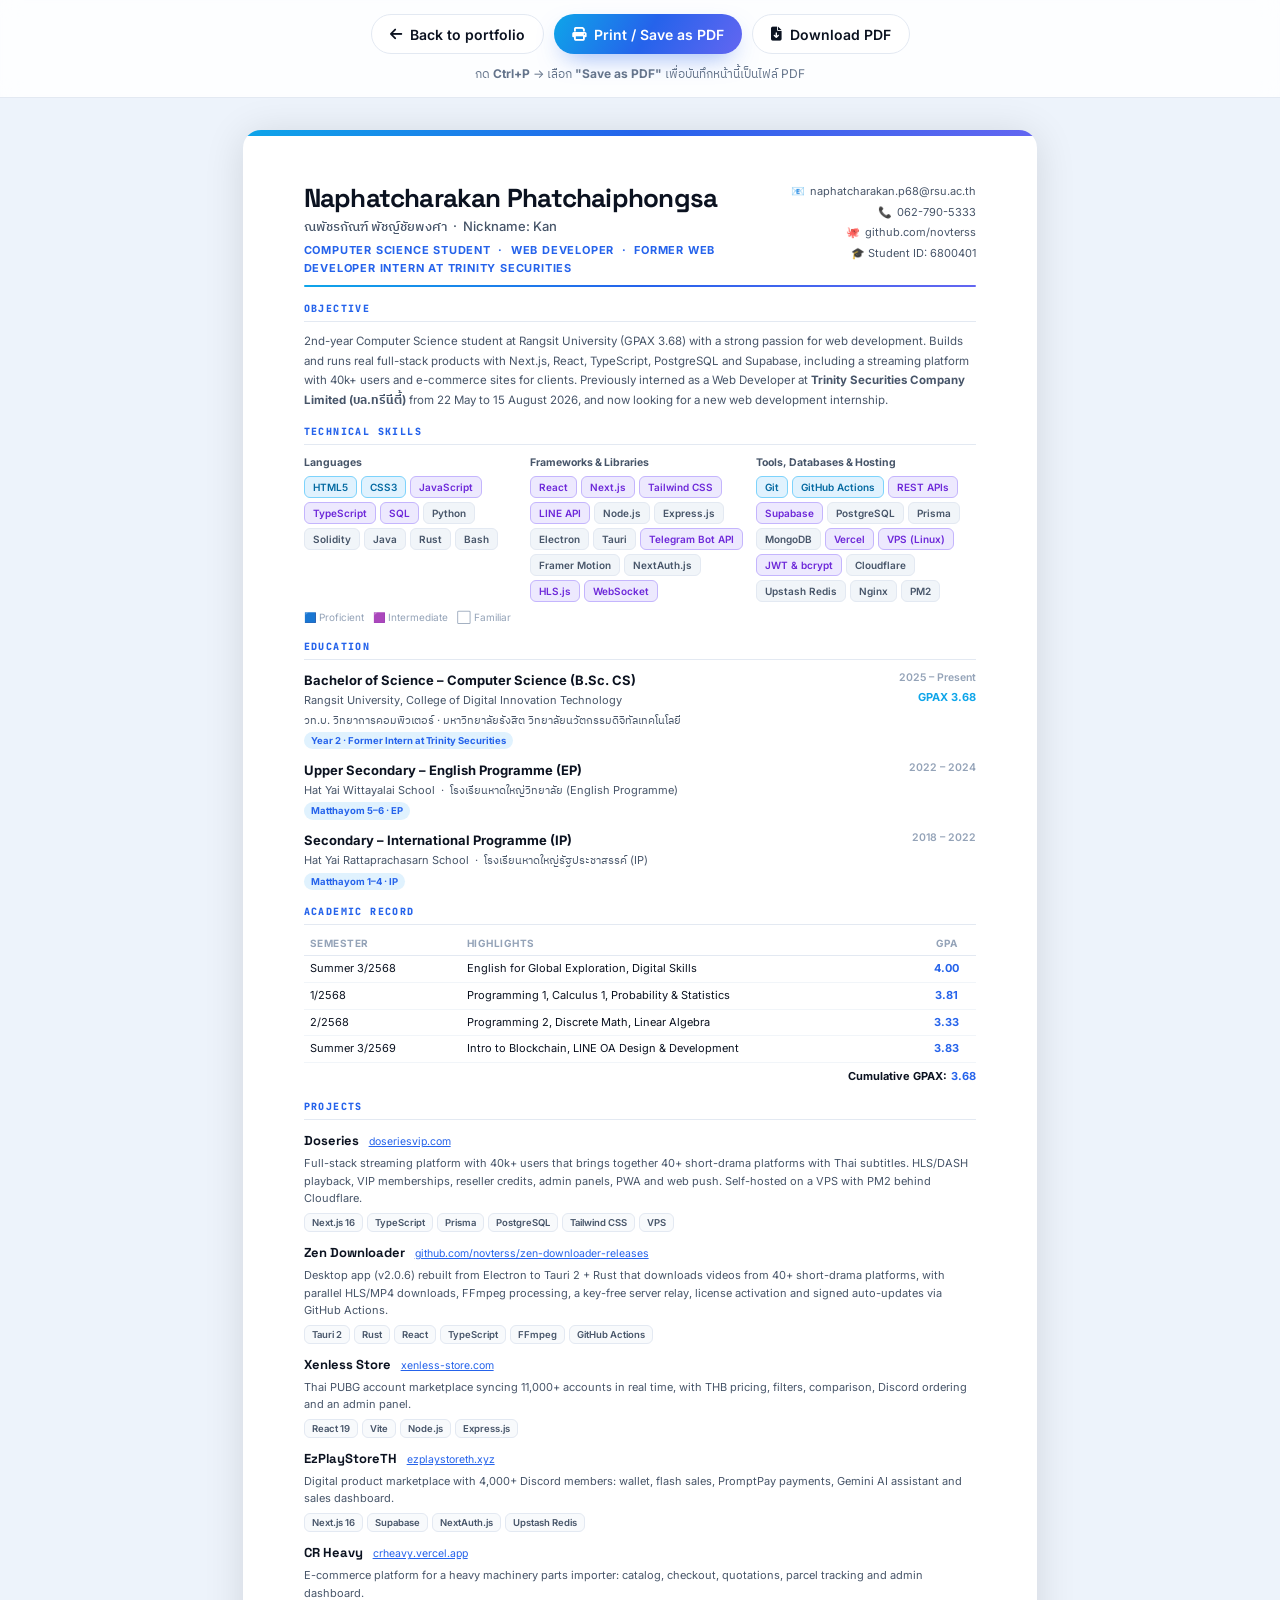
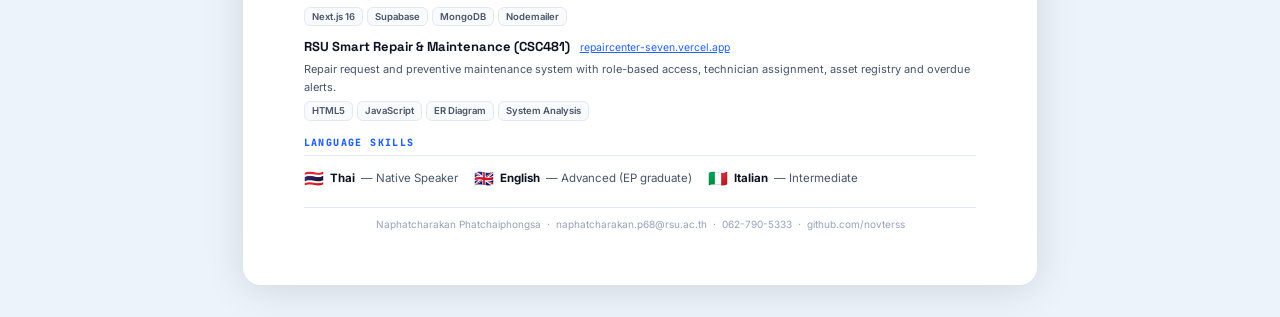
<file: cv.html>
<!DOCTYPE html>
<html lang="en">
<head>
  <meta charset="UTF-8" />
  <meta name="viewport" content="width=device-width, initial-scale=1.0" />
  <title>CV – Naphatcharakan Phatchaiphongsa</title>
  <link rel="preconnect" href="https://fonts.googleapis.com" />
  <link rel="preconnect" href="https://fonts.gstatic.com" crossorigin />
  <link href="https://fonts.googleapis.com/css2?family=Inter:wght@400;500;600;700;800&family=Space+Grotesk:wght@500;600;700&family=IBM+Plex+Sans+Thai:wght@400;500;600;700&family=JetBrains+Mono:wght@400;500&display=swap" rel="stylesheet" />
  <link rel="stylesheet" href="https://cdnjs.cloudflare.com/ajax/libs/font-awesome/6.5.0/css/all.min.css" />
  <link rel="icon" type="image/jpeg" href="kan.jpg" />
  <style>
    *, *::before, *::after { margin: 0; padding: 0; box-sizing: border-box; }

    :root {
      --primary: #2563eb;
      --accent:  #6366f1;
      --text:    #0b1220;
      --mid:     #475569;
      --light:   #94a3b8;
      --border:  #e3e9f2;
      --bg:      #edf3fb;
      --grad:    linear-gradient(120deg, #0ea5e9 0%, #2563eb 50%, #6366f1 100%);
    }

    body {
      font-family: 'Inter', 'IBM Plex Sans Thai', Arial, sans-serif;
      background: var(--bg);
      color: var(--text);
      font-size: 13px;
      line-height: 1.6;
    }

    /* ── Page wrapper ── */
    .page {
      width: 210mm;
      min-height: 297mm;
      margin: 2rem auto;
      background: #fff;
      padding: 14mm 16mm 14mm 16mm;
      box-shadow: 0 4px 40px rgba(0,0,0,0.12);
    }

    /* ── Header ── */
    .cv-header {
      display: flex;
      justify-content: space-between;
      align-items: flex-start;
      padding-bottom: 10px;
      border-bottom: 2.5px solid var(--primary);
      margin-bottom: 14px;
      gap: 1rem;
    }
    .cv-name-block h1 {
      font-size: 22px;
      font-weight: 800;
      color: var(--text);
      letter-spacing: -0.5px;
      line-height: 1.2;
    }
    .cv-name-block .name-th {
      font-size: 13px;
      color: var(--mid);
      font-weight: 500;
      margin-top: 2px;
    }
    .cv-name-block .tagline {
      font-size: 11px;
      color: var(--primary);
      font-weight: 700;
      text-transform: uppercase;
      letter-spacing: 0.8px;
      margin-top: 5px;
    }
    .cv-contacts {
      text-align: right;
      font-size: 11px;
      color: var(--mid);
      display: flex;
      flex-direction: column;
      gap: 3px;
    }
    .cv-contacts a { color: var(--mid); text-decoration: none; }
    .cv-contacts span { display: flex; align-items: center; gap: 5px; justify-content: flex-end; }

    /* ── Section ── */
    .cv-section { margin-bottom: 14px; }
    .cv-section-title {
      font-size: 10px;
      font-weight: 800;
      text-transform: uppercase;
      letter-spacing: 1.2px;
      color: var(--primary);
      border-bottom: 1px solid var(--border);
      padding-bottom: 4px;
      margin-bottom: 10px;
    }

    /* ── Entry ── */
    .cv-entry {
      display: flex;
      justify-content: space-between;
      align-items: flex-start;
      margin-bottom: 10px;
      gap: 1rem;
    }
    .cv-entry-left { flex: 1; }
    .cv-entry-right { text-align: right; white-space: nowrap; }

    .entry-title {
      font-size: 13px;
      font-weight: 700;
      color: var(--text);
    }
    .entry-sub {
      font-size: 11px;
      color: var(--mid);
      margin-top: 1px;
    }
    .entry-period {
      font-size: 10.5px;
      font-weight: 600;
      color: var(--light);
    }
    .entry-badge {
      display: inline-block;
      font-size: 9.5px;
      font-weight: 700;
      padding: 1px 7px;
      border-radius: 99px;
      background: #e0f2fe;
      color: var(--primary);
      margin-top: 3px;
    }

    /* ── Skills grid ── */
    .skills-grid {
      display: grid;
      grid-template-columns: repeat(3, 1fr);
      gap: 6px;
    }
    .skill-group-title {
      font-size: 10.5px;
      font-weight: 700;
      color: var(--mid);
      margin-bottom: 4px;
    }
    .skill-tags { display: flex; flex-wrap: wrap; gap: 4px; }
    .skill-tag {
      font-size: 10px;
      font-weight: 600;
      padding: 2px 8px;
      border-radius: 6px;
      background: var(--bg);
      border: 1px solid var(--border);
      color: var(--text);
    }
    .skill-tag.pro  { background: #e0f2fe; border-color: #7dd3fc; color: #0369a1; }
    .skill-tag.mid  { background: #ede9fe; border-color: #c4b5fd; color: #6d28d9; }
    .skill-tag.fam  { background: #f1f5f9; border-color: var(--border); color: var(--mid); }

    /* ── Transcript ── */
    .grade-table {
      width: 100%;
      border-collapse: collapse;
      font-size: 11px;
    }
    .grade-table th {
      text-align: left;
      font-weight: 700;
      font-size: 10px;
      color: var(--light);
      text-transform: uppercase;
      letter-spacing: 0.5px;
      padding: 0 6px 4px;
      border-bottom: 1px solid var(--border);
    }
    .grade-table td {
      padding: 4px 6px;
      border-bottom: 1px solid #f1f5f9;
      color: var(--text);
    }
    .grade-table td:last-child {
      text-align: center;
      font-weight: 700;
      color: var(--primary);
    }
    .gpa-row {
      display: flex;
      justify-content: flex-end;
      font-size: 11px;
      font-weight: 700;
      margin-top: 5px;
      color: var(--text);
    }
    .gpa-row span { color: var(--primary); margin-left: 4px; }

    /* ── Languages ── */
    .lang-row {
      display: flex;
      gap: 16px;
    }
    .lang-item {
      display: flex;
      align-items: center;
      gap: 6px;
      font-size: 11.5px;
    }
    .lang-flag { font-size: 16px; }
    .lang-name { font-weight: 700; color: var(--text); }
    .lang-level { color: var(--mid); }

    /* ── Projects ── */
    .proj-entry { margin-bottom: 10px; }
    .proj-title { font-size: 13px; font-weight: 700; color: var(--text); }
    .proj-url   { font-size: 10.5px; color: var(--primary); margin-left: 6px; }
    .proj-desc  { font-size: 11px; color: var(--mid); margin-top: 3px; }
    .proj-stack { display: flex; flex-wrap: wrap; gap: 4px; margin-top: 5px; }
    .proj-tag   {
      font-size: 9.5px; font-weight: 600;
      padding: 1px 7px; border-radius: 6px;
      background: #f8fafc; border: 1px solid var(--border);
      color: var(--mid);
    }

    /* ── Footer ── */
    .cv-footer {
      margin-top: 16px;
      padding-top: 8px;
      border-top: 1px solid var(--border);
      font-size: 10px;
      color: var(--light);
      text-align: center;
    }

    /* ── PRINT ── */
    @media print {
      body { background: #fff; }
      .page {
        width: 100%;
        margin: 0;
        padding: 10mm 14mm;
        box-shadow: none;
      }
      .no-print { display: none !important; }
      a { color: inherit !important; }
    }
    /* ── Redesign accents ── */
    .page { position: relative; border-radius: 18px; overflow: hidden; }
    .page::before { content: ""; position: absolute; left: 0; right: 0; top: 0; height: 6px; background: var(--grad); }
    .cv-name-block h1 { font-family: 'Space Grotesk', 'Inter', sans-serif; letter-spacing: -0.03em; font-size: 26px; }
    .cv-section-title { font-family: 'JetBrains Mono', monospace; letter-spacing: 1.4px; color: var(--primary); }
    .cv-header { border-bottom: 0; position: relative; }
    .cv-header::after { content: ""; position: absolute; left: 0; right: 0; bottom: 0; height: 2px; background: var(--grad); border-radius: 2px; }
    .proj-title { font-family: 'Space Grotesk', 'Inter', sans-serif; }
    .topbar { position: sticky; top: 0; z-index: 10; display: flex; justify-content: center; gap: 10px; flex-wrap: wrap;
      padding: 14px 16px; background: rgba(255,255,255,.85); -webkit-backdrop-filter: blur(10px); backdrop-filter: blur(10px);
      border-bottom: 1px solid var(--border); }
    .tb-btn { display: inline-flex; align-items: center; gap: 8px; height: 40px; padding: 0 18px; border-radius: 999px;
      font: 600 14px 'Inter', sans-serif; cursor: pointer; text-decoration: none; border: 1px solid var(--border); background: #fff; color: var(--text); }
    .tb-btn.primary { border: 0; color: #fff; background: var(--grad); box-shadow: 0 10px 26px -10px rgba(37,99,235,.6); }
    .tb-hint { width: 100%; text-align: center; font-size: 12px; color: #64748b; }
    @media (max-width: 860px) {
      .page { width: auto; min-height: 0; margin: 16px; padding: 22px 18px; }
      .cv-header, .cv-entry { flex-direction: column; }
      .cv-contacts, .cv-entry-right { text-align: left; }
      .skills-grid { grid-template-columns: 1fr; }
      .lang-row { flex-wrap: wrap; }
      .topbar { position: static; gap: 8px; padding: 12px; }
      .tb-btn { height: 36px; padding: 0 14px; font-size: 13px; }
      .tb-hint { display: none; }
      .cv-contacts { align-items: flex-start; }
    }
    @media print { .topbar { display: none !important; } .page { border-radius: 0; } .page::before { display: none; } }
  </style>
</head>
<body>

<!-- Top bar (hidden when printing) -->
<div class="topbar no-print">
  <a class="tb-btn" href="index.html"><i class="fas fa-arrow-left"></i> Back to portfolio</a>
  <button class="tb-btn primary" onclick="window.print()"><i class="fas fa-print"></i> Print / Save as PDF</button>
  <a class="tb-btn" href="Naphatcharakan_Engform.pdf" download><i class="fas fa-file-arrow-down"></i> Download PDF</a>
  <p class="tb-hint">กด <strong>Ctrl+P</strong> → เลือก <strong>"Save as PDF"</strong> เพื่อบันทึกหน้านี้เป็นไฟล์ PDF</p>
</div>

<div class="page">

  <!-- ══ HEADER ══ -->
  <header class="cv-header">
    <div class="cv-name-block">
      <h1>Naphatcharakan Phatchaiphongsa</h1>
      <div class="name-th">ณพัชรกัณฑ์ พัชญ์ชัยพงศา &nbsp;·&nbsp; Nickname: Kan</div>
      <div class="tagline">Computer Science Student &nbsp;·&nbsp; Web Developer &nbsp;·&nbsp; Former Web Developer Intern at Trinity Securities</div>
    </div>
    <div class="cv-contacts">
      <span>📧 <a href="mailto:naphatcharakan.p68@rsu.ac.th">naphatcharakan.p68@rsu.ac.th</a></span>
      <span>📞 <a href="tel:0627905333">062-790-5333</a></span>
      <span>🐙 <a href="https://github.com/novterss">github.com/novterss</a></span>
      <span>🎓 Student ID: 6800401</span>
    </div>
  </header>

  <!-- ══ OBJECTIVE ══ -->
  <section class="cv-section">
    <div class="cv-section-title">Objective</div>
    <p style="font-size:11.5px;color:#475569;line-height:1.7;">
      2nd-year Computer Science student at Rangsit University (GPAX 3.68) with a strong passion for web development.
      Builds and runs real full-stack products with Next.js, React, TypeScript, PostgreSQL and Supabase, including a streaming platform with 40k+ users and e-commerce sites for clients.
      Previously interned as a Web Developer at <strong>Trinity Securities Company Limited (บล.ทรีนีตี้)</strong> from 22 May to 15 August 2026,
      and now looking for a new web development internship.
    </p>
  </section>

  <!-- ══ SKILLS ══ -->
  <section class="cv-section">
    <div class="cv-section-title">Technical Skills</div>
    <div class="skills-grid">
      <div>
        <div class="skill-group-title">Languages</div>
        <div class="skill-tags">
          <span class="skill-tag pro">HTML5</span>
          <span class="skill-tag pro">CSS3</span>
          <span class="skill-tag mid">JavaScript</span>
          <span class="skill-tag mid">TypeScript</span>
          <span class="skill-tag mid">SQL</span>
          <span class="skill-tag fam">Python</span>
          <span class="skill-tag fam">Solidity</span>
          <span class="skill-tag fam">Java</span>
          <span class="skill-tag fam">Rust</span>
          <span class="skill-tag fam">Bash</span>
        </div>
      </div>
      <div>
        <div class="skill-group-title">Frameworks &amp; Libraries</div>
        <div class="skill-tags">
          <span class="skill-tag mid">React</span>
          <span class="skill-tag mid">Next.js</span>
          <span class="skill-tag mid">Tailwind CSS</span>
          <span class="skill-tag mid">LINE API</span>
          <span class="skill-tag fam">Node.js</span>
          <span class="skill-tag fam">Express.js</span>
          <span class="skill-tag fam">Electron</span>
          <span class="skill-tag fam">Tauri</span>
          <span class="skill-tag mid">Telegram Bot API</span>
          <span class="skill-tag fam">Framer Motion</span>
          <span class="skill-tag fam">NextAuth.js</span>
          <span class="skill-tag mid">HLS.js</span>
          <span class="skill-tag mid">WebSocket</span>
        </div>
      </div>
      <div>
        <div class="skill-group-title">Tools, Databases &amp; Hosting</div>
        <div class="skill-tags">
          <span class="skill-tag pro">Git</span>
          <span class="skill-tag pro">GitHub Actions</span>
          <span class="skill-tag mid">REST APIs</span>
          <span class="skill-tag mid">Supabase</span>
          <span class="skill-tag fam">PostgreSQL</span>
          <span class="skill-tag fam">Prisma</span>
          <span class="skill-tag fam">MongoDB</span>
          <span class="skill-tag mid">Vercel</span>
          <span class="skill-tag mid">VPS (Linux)</span>
          <span class="skill-tag mid">JWT &amp; bcrypt</span>
          <span class="skill-tag fam">Cloudflare</span>
          <span class="skill-tag fam">Upstash Redis</span>
          <span class="skill-tag fam">Nginx</span>
          <span class="skill-tag fam">PM2</span>
        </div>
      </div>
    </div>
    <div style="margin-top:7px;font-size:10px;color:#94a3b8;">
      🟦 Proficient &nbsp; 🟪 Intermediate &nbsp; ⬜ Familiar
    </div>
  </section>

  <!-- ══ EDUCATION ══ -->
  <section class="cv-section">
    <div class="cv-section-title">Education</div>

    <div class="cv-entry">
      <div class="cv-entry-left">
        <div class="entry-title">Bachelor of Science – Computer Science (B.Sc. CS)</div>
        <div class="entry-sub">Rangsit University, College of Digital Innovation Technology</div>
        <div class="entry-sub" style="margin-top:2px;">วท.บ. วิทยาการคอมพิวเตอร์ · มหาวิทยาลัยรังสิต วิทยาลัยนวัตกรรมดิจิทัลเทคโนโลยี</div>
        <span class="entry-badge">Year 2 · Former Intern at Trinity Securities</span>
      </div>
      <div class="cv-entry-right">
        <div class="entry-period">2025 – Present</div>
        <div style="font-size:11px;font-weight:700;color:#0ea5e9;margin-top:2px;">GPAX 3.68</div>
      </div>
    </div>

    <div class="cv-entry">
      <div class="cv-entry-left">
        <div class="entry-title">Upper Secondary – English Programme (EP)</div>
        <div class="entry-sub">Hat Yai Wittayalai School &nbsp;·&nbsp; โรงเรียนหาดใหญ่วิทยาลัย (English Programme)</div>
        <span class="entry-badge">Matthayom 5–6 · EP</span>
      </div>
      <div class="cv-entry-right">
        <div class="entry-period">2022 – 2024</div>
      </div>
    </div>

    <div class="cv-entry" style="margin-bottom:0;">
      <div class="cv-entry-left">
        <div class="entry-title">Secondary – International Programme (IP)</div>
        <div class="entry-sub">Hat Yai Rattaprachasarn School &nbsp;·&nbsp; โรงเรียนหาดใหญ่รัฐประชาสรรค์ (IP)</div>
        <span class="entry-badge">Matthayom 1–4 · IP</span>
      </div>
      <div class="cv-entry-right">
        <div class="entry-period">2018 – 2022</div>
      </div>
    </div>
  </section>

  <!-- ══ TRANSCRIPT ══ -->
  <section class="cv-section">
    <div class="cv-section-title">Academic Record</div>
    <table class="grade-table">
      <thead>
        <tr>
          <th>Semester</th>
          <th>Highlights</th>
          <th style="text-align:center;">GPA</th>
        </tr>
      </thead>
      <tbody>
        <tr><td>Summer 3/2568</td><td>English for Global Exploration, Digital Skills</td><td>4.00</td></tr>
        <tr><td>1/2568</td><td>Programming 1, Calculus 1, Probability &amp; Statistics</td><td>3.81</td></tr>
        <tr><td>2/2568</td><td>Programming 2, Discrete Math, Linear Algebra</td><td>3.33</td></tr>
        <tr><td>Summer 3/2569</td><td>Intro to Blockchain, LINE OA Design &amp; Development</td><td>3.83</td></tr>
      </tbody>
    </table>
    <div class="gpa-row">Cumulative GPAX: <span>3.68</span></div>
  </section>

  <!-- ══ PROJECTS ══ -->
  <section class="cv-section">
    <div class="cv-section-title">Projects</div>

    <div class="proj-entry">
      <div>
        <span class="proj-title">Doseries</span>
        <a class="proj-url" href="https://doseriesvip.com/">doseriesvip.com</a>
      </div>
      <div class="proj-desc">
        Full-stack streaming platform with 40k+ users that brings together 40+ short-drama platforms with Thai subtitles. HLS/DASH playback, VIP memberships, reseller credits, admin panels, PWA and web push. Self-hosted on a VPS with PM2 behind Cloudflare.
      </div>
      <div class="proj-stack">
        <span class="proj-tag">Next.js 16</span>
        <span class="proj-tag">TypeScript</span>
        <span class="proj-tag">Prisma</span>
        <span class="proj-tag">PostgreSQL</span>
        <span class="proj-tag">Tailwind CSS</span>
        <span class="proj-tag">VPS</span>
      </div>
    </div>
    <div class="proj-entry">
      <div>
        <span class="proj-title">Zen Downloader</span>
        <a class="proj-url" href="https://github.com/novterss/zen-downloader-releases">github.com/novterss/zen-downloader-releases</a>
      </div>
      <div class="proj-desc">
        Desktop app (v2.0.6) rebuilt from Electron to Tauri 2 + Rust that downloads videos from 40+ short-drama platforms, with parallel HLS/MP4 downloads, FFmpeg processing, a key-free server relay, license activation and signed auto-updates via GitHub Actions.
      </div>
      <div class="proj-stack">
        <span class="proj-tag">Tauri 2</span>
        <span class="proj-tag">Rust</span>
        <span class="proj-tag">React</span>
        <span class="proj-tag">TypeScript</span>
        <span class="proj-tag">FFmpeg</span>
        <span class="proj-tag">GitHub Actions</span>
      </div>
    </div>
    <div class="proj-entry">
      <div>
        <span class="proj-title">Xenless Store</span>
        <a class="proj-url" href="https://www.xenless-store.com/">xenless-store.com</a>
      </div>
      <div class="proj-desc">
        Thai PUBG account marketplace syncing 11,000+ accounts in real time, with THB pricing, filters, comparison, Discord ordering and an admin panel.
      </div>
      <div class="proj-stack">
        <span class="proj-tag">React 19</span>
        <span class="proj-tag">Vite</span>
        <span class="proj-tag">Node.js</span>
        <span class="proj-tag">Express.js</span>
      </div>
    </div>
    <div class="proj-entry">
      <div>
        <span class="proj-title">EzPlayStoreTH</span>
        <a class="proj-url" href="https://www.ezplaystoreth.xyz/">ezplaystoreth.xyz</a>
      </div>
      <div class="proj-desc">
        Digital product marketplace with 4,000+ Discord members: wallet, flash sales, PromptPay payments, Gemini AI assistant and sales dashboard.
      </div>
      <div class="proj-stack">
        <span class="proj-tag">Next.js 16</span>
        <span class="proj-tag">Supabase</span>
        <span class="proj-tag">NextAuth.js</span>
        <span class="proj-tag">Upstash Redis</span>
      </div>
    </div>
    <div class="proj-entry">
      <div>
        <span class="proj-title">CR Heavy</span>
        <a class="proj-url" href="https://crheavy.vercel.app/">crheavy.vercel.app</a>
      </div>
      <div class="proj-desc">
        E-commerce platform for a heavy machinery parts importer: catalog, checkout, quotations, parcel tracking and admin dashboard.
      </div>
      <div class="proj-stack">
        <span class="proj-tag">Next.js 16</span>
        <span class="proj-tag">Supabase</span>
        <span class="proj-tag">MongoDB</span>
        <span class="proj-tag">Nodemailer</span>
      </div>
    </div>
    <div class="proj-entry" style="margin-bottom:0;">
      <div>
        <span class="proj-title">RSU Smart Repair &amp; Maintenance (CSC481)</span>
        <a class="proj-url" href="https://repaircenter-seven.vercel.app">repaircenter-seven.vercel.app</a>
      </div>
      <div class="proj-desc">
        Repair request and preventive maintenance system with role-based access, technician assignment, asset registry and overdue alerts.
      </div>
      <div class="proj-stack">
        <span class="proj-tag">HTML5</span>
        <span class="proj-tag">JavaScript</span>
        <span class="proj-tag">ER Diagram</span>
        <span class="proj-tag">System Analysis</span>
      </div>
    </div>
  </section>

  <!-- ══ LANGUAGES ══ -->
  <section class="cv-section">
    <div class="cv-section-title">Language Skills</div>
    <div class="lang-row">
      <div class="lang-item">
        <span class="lang-flag">🇹🇭</span>
        <span class="lang-name">Thai</span>
        <span class="lang-level">— Native Speaker</span>
      </div>
      <div class="lang-item">
        <span class="lang-flag">🇬🇧</span>
        <span class="lang-name">English</span>
        <span class="lang-level">— Advanced (EP graduate)</span>
      </div>
      <div class="lang-item">
        <span class="lang-flag">🇮🇹</span>
        <span class="lang-name">Italian</span>
        <span class="lang-level">— Intermediate</span>
      </div>
    </div>
  </section>

  <!-- ══ FOOTER ══ -->
  <div class="cv-footer">
    Naphatcharakan Phatchaiphongsa &nbsp;·&nbsp; naphatcharakan.p68@rsu.ac.th &nbsp;·&nbsp; 062-790-5333 &nbsp;·&nbsp; github.com/novterss
  </div>

</div>
</body>
</html>
</file>
